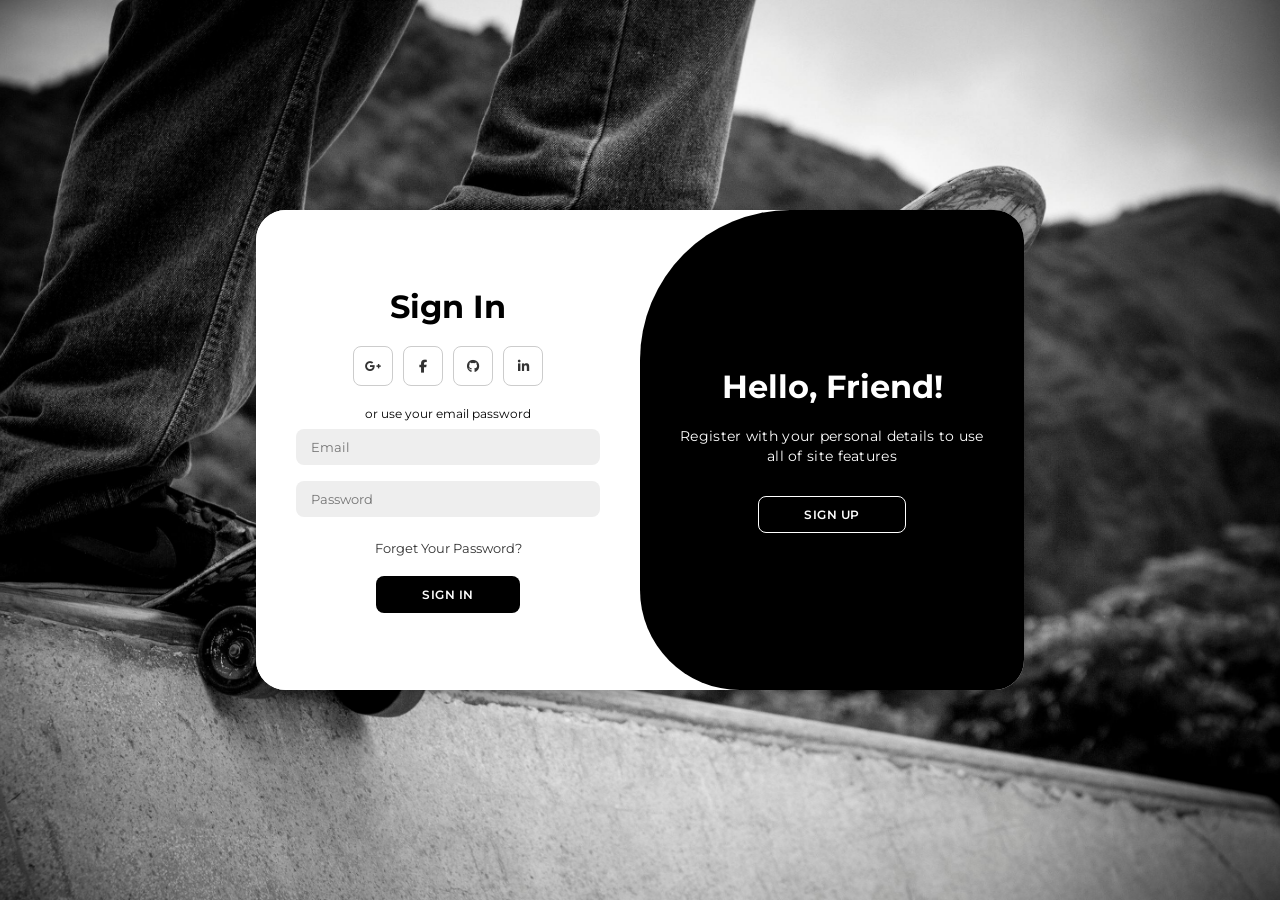
<file: Особистий кабінет/Index11.html>
<!DOCTYPE html>
<html lang="en">

<head>
    <meta charset="UTF-8">
    <meta name="viewport" content="width=device-width, initial-scale=1.0">
    <link rel="stylesheet" href="https://cdnjs.cloudflare.com/ajax/libs/font-awesome/6.4.2/css/all.min.css">
    <link rel="stylesheet" href="styles11.css">
    <title>Modern Login Page | AsmrProg</title>
</head>

<body>

    <div class="container" id="container">
        <div class="form-container sign-up">
            <form>
                <h1>Create Account</h1>
                <div class="social-icons">
                    <a href="#" class="icon"><i class="fa-brands fa-google-plus-g"></i></a>
                    <a href="#" class="icon"><i class="fa-brands fa-facebook-f"></i></a>
                    <a href="#" class="icon"><i class="fa-brands fa-github"></i></a>
                    <a href="#" class="icon"><i class="fa-brands fa-linkedin-in"></i></a>
                </div>
                <span>or use your email for registeration</span>
                <input type="text" placeholder="Name">
                <input type="email" placeholder="Email">
                <input type="password" placeholder="Password">
                <button>Sign Up</button>
            </form>
        </div>
        <div class="form-container sign-in">
            <form>
                <h1>Sign In</h1>
                <div class="social-icons">
                    <a href="#" class="icon"><i class="fa-brands fa-google-plus-g"></i></a>
                    <a href="#" class="icon"><i class="fa-brands fa-facebook-f"></i></a>
                    <a href="#" class="icon"><i class="fa-brands fa-github"></i></a>
                    <a href="#" class="icon"><i class="fa-brands fa-linkedin-in"></i></a>
                </div>
                <span>or use your email password</span>
                <input type="email" placeholder="Email">
                <input type="password" placeholder="Password">
                <a href="#">Forget Your Password?</a>
                <button>Sign In</button>
            </form>
        </div>
        <div class="toggle-container">
            <div class="toggle">
                <div class="toggle-panel toggle-left">
                    <h1>Welcome Back!</h1>
                    <p>Enter your personal details to use all of site features</p>
                    <button class="hidden" id="login">Sign In</button>
                </div>
                <div class="toggle-panel toggle-right">
                    <h1>Hello, Friend!</h1>
                    <p>Register with your personal details to use all of site features</p>
                    <button class="hidden" id="register">Sign Up</button>
                </div>
            </div>
        </div>
    </div>

    <script src="script11.js"></script>
</body>

</html>
</file>
<file: Особистий кабінет/styles11.css>
@import url('https://fonts.googleapis.com/css2?family=Montserrat:wght@300;400;500;600;700&display=swap');
* {
    margin: 0;
    padding: 0;
    box-sizing: border-box;
    font-family: 'Montserrat', sans-serif;
}

body {
    background: url(012.jpg);
    background-size: cover;
    background-position: center;
    display: flex;
    align-items: center;
    justify-content: center;
    flex-direction: column;
    height: 100vh;
}

.container {
    background-color: #fff;
    border-radius: 30px;
    box-shadow: 0 5px 15px rgba(0, 0, 0, 0.35);
    position: relative;
    overflow: hidden;
    width: 768px;
    max-width: 100%;
    min-height: 480px;
}

.container p {
    font-size: 14px;
    line-height: 20px;
    letter-spacing: 0.3px;
    margin: 20px 0;
}

.container span {
    font-size: 12px;
}

.container a {
    color: #333;
    font-size: 13px;
    text-decoration: none;
    margin: 15px 0 10px;
}

.container button {
    background-color: #000000;
    color: #fff;
    font-size: 12px;
    padding: 10px 45px;
    border: 1px solid transparent;
    border-radius: 8px;
    font-weight: 600;
    letter-spacing: 0.5px;
    text-transform: uppercase;
    margin-top: 10px;
    cursor: pointer;
}

.container button.hidden {
    background-color: transparent;
    border-color: #fff;
}

.container form {
    background-color: #fff;
    display: flex;
    align-items: center;
    justify-content: center;
    flex-direction: column;
    padding: 0 40px;
    height: 100%;
}

.container input {
    background-color: #eee;
    border: none;
    margin: 8px 0;
    padding: 10px 15px;
    font-size: 13px;
    border-radius: 8px;
    width: 100%;
    outline: none;
}

.form-container {
    position: absolute;
    top: 0;
    height: 100%;
    transition: all 0.6s ease-in-out;
}

.sign-in {
    left: 0;
    width: 50%;
    z-index: 2;
}

.container.active .sign-in {
    transform: translateX(100%);
}

.sign-up {
    left: 0;
    width: 50%;
    opacity: 0;
    z-index: 1;
}

.container.active .sign-up {
    transform: translateX(100%);
    opacity: 1;
    z-index: 5;
    animation: move 0.6s;
}

@keyframes move {
    0%,
    49.99% {
        opacity: 0;
        z-index: 1;
    }
    50%,
    100% {
        opacity: 1;
        z-index: 5;
    }
}

.social-icons {
    margin: 20px 0;
}

.social-icons a {
    border: 1px solid #ccc;
    border-radius: 20%;
    display: inline-flex;
    justify-content: center;
    align-items: center;
    margin: 0 3px;
    width: 40px;
    height: 40px;
}

.toggle-container {
    position: absolute;
    top: 0;
    left: 50%;
    width: 50%;
    height: 100%;
    overflow: hidden;
    transition: all 0.6s ease-in-out;
    border-radius: 150px 0 0 100px;
    z-index: 1000;
}

.container.active .toggle-container {
    transform: translateX(-100%);
    border-radius: 0 150px 100px 0;
}

.toggle {
    background-color: #000000;
    height: 100%;
    background: linear-gradient(to right, #000000, #000000);
    color: #fff;
    position: relative;
    left: -100%;
    height: 100%;
    width: 200%;
    transform: translateX(0);
    transition: all 0.6s ease-in-out;
}

.container.active .toggle {
    transform: translateX(50%);
}

.toggle-panel {
    position: absolute;
    width: 50%;
    height: 100%;
    display: flex;
    align-items: center;
    justify-content: center;
    flex-direction: column;
    padding: 0 30px;
    text-align: center;
    top: 0;
    transform: translateX(0);
    transition: all 0.6s ease-in-out;
}

.toggle-left {
    transform: translateX(-200%);
}

.container.active .toggle-left {
    transform: translateX(0);
}

.toggle-right {
    right: 0;
    transform: translateX(0);
}

.container.active .toggle-right {
    transform: translateX(200%);
}
</file>
